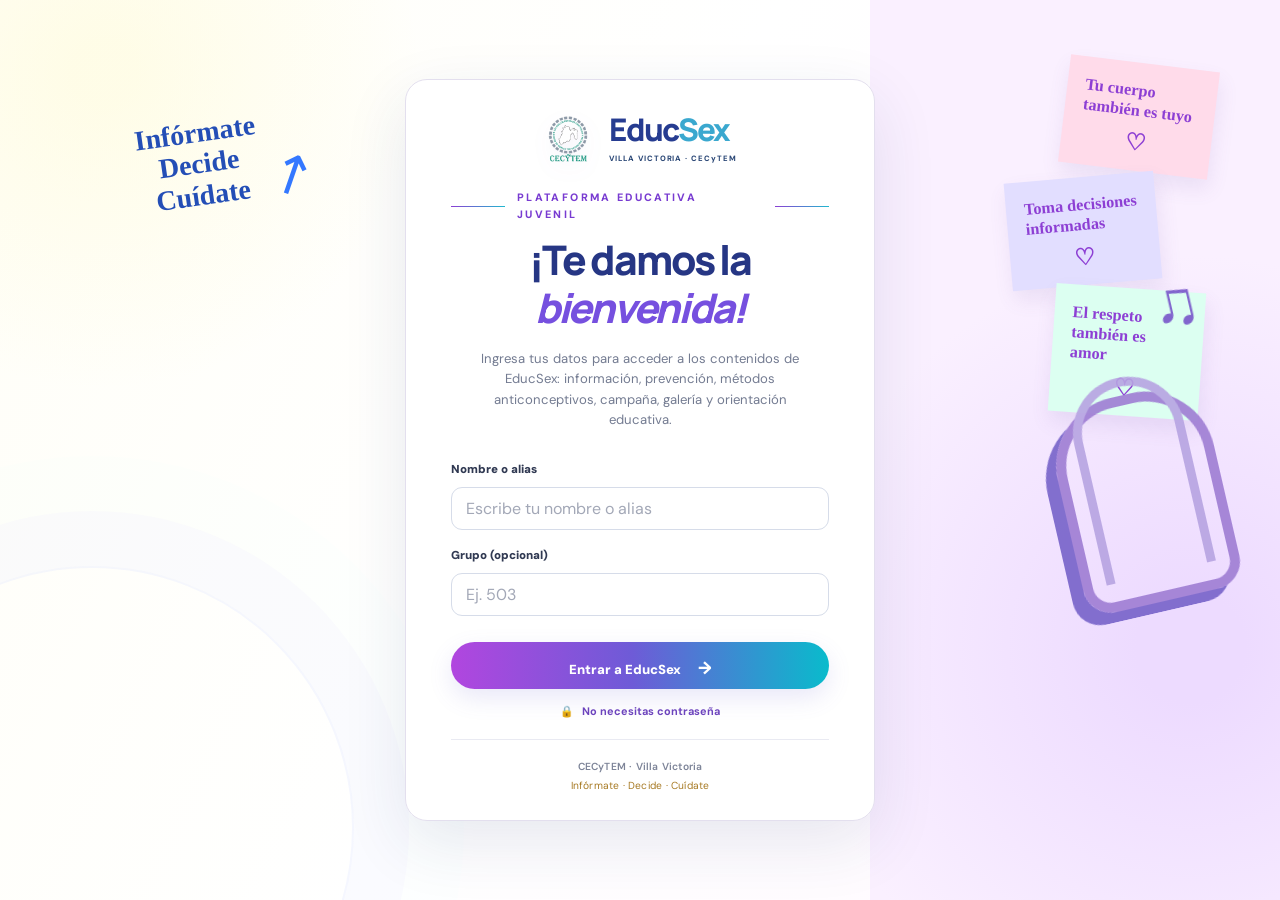
<file: index.html>
<!DOCTYPE html>
<html lang="es">
<head>
<meta charset="UTF-8">
<meta name="viewport" content="width=device-width, initial-scale=1.0">
<meta name="description" content="Acceso a EducSex Villa Victoria, plataforma educativa de prevención y orientación juvenil.">
<title>EducSex Villa Victoria | Inicio de sesión</title>
<link rel="icon" href="assets/logo-educsex.png?v=2" type="image/png">
<link rel="stylesheet" href="styles.css">
<style>
:root{--portal-ink:#202b55;--portal-blue:#162d86;--portal-purple:#8d3fd4;--portal-cyan:#08bbce}
*{box-sizing:border-box}
body{margin:0;min-height:100vh;font-family:'DM Sans',sans-serif;color:var(--portal-ink);overflow-x:hidden}
.login-page{position:relative;min-height:100vh;display:grid;place-items:center;padding:30px 18px;isolation:isolate;overflow:hidden;background:linear-gradient(115deg,#fffef7 0%,#fff 46%,#fff9ff 100%)}
.login-page:before{content:"";position:absolute;inset:0;z-index:-2;background:radial-gradient(circle at 8% 8%,#fff8b844 0 2%,transparent 22%),radial-gradient(circle at 93% 72%,#eddbff 0 4%,transparent 29%),linear-gradient(90deg,#f5f7ff00 0 68%,#faf0ff 68% 100%)}
.login-page:after{content:"";position:absolute;z-index:-1;width:520px;height:520px;left:-170px;bottom:-190px;border:2px solid #cbd7ff33;border-radius:50%;box-shadow:0 0 0 55px #e7dffc20,0 0 0 110px #daf4fb12}
.login-card{width:min(100%,470px);min-height:694px;padding:34px 45px 25px;background:#fffffffa;border:1px solid #e3dfee;border-radius:22px;box-shadow:0 22px 65px #24336a1c}
.brand{display:flex;align-items:center;justify-content:center;gap:16px;margin-bottom:24px}.brand img{width:75px;height:75px;object-fit:contain;filter:drop-shadow(0 7px 10px #5b39b316)}.brand-name{font:800 1.95rem/1 Manrope,sans-serif;letter-spacing:-.06em;color:#263c91}.brand-name span{color:#3aa8cf}.brand small{display:block;margin-top:7px;font-size:.58rem;letter-spacing:.12em;color:#294675;font-weight:800}
.welcome-label{display:flex;align-items:center;justify-content:center;gap:12px;color:#783bd1;font-size:.67rem;font-weight:800;letter-spacing:.22em}.welcome-label:before,.welcome-label:after{content:"";width:54px;height:1px;background:linear-gradient(90deg,#8b3fd4,#21b9cf)}
.login-card h1{text-align:center;font:800 clamp(2.15rem,5vw,2.55rem)/.98 Manrope,sans-serif;letter-spacing:-.055em;margin:16px 0 21px;color:#263684}.login-card h1 em{display:block;font-style:italic;font-weight:800;color:#7650df;margin-top:8px}.intro{text-align:center;font-size:.82rem;line-height:1.55;color:#737b91;margin:0 auto 30px;max-width:350px}
.login-form{display:grid;gap:8px}.login-form label{font-size:.72rem;font-weight:900;color:#303952;margin:0}.login-form input{width:100%;height:43px;padding:11px 14px;border:1px solid #d6dce9;border-radius:11px;background:#fff;color:#233448;outline:none;transition:.2s}.login-form input::placeholder{color:#a3a8b7}.login-form input:focus{border-color:#6d74d9;box-shadow:0 0 0 4px #716de91a}.login-form label[for="userGroup"]{margin-top:8px}.enter-btn{height:47px;margin-top:18px;width:100%;border:0;border-radius:24px;padding:12px 18px;background:linear-gradient(90deg,#b146df 0%,#6e5bd7 48%,#09bbcc 100%);color:white;font-size:.82rem;font-weight:900;box-shadow:0 9px 23px #6c64cf26;transition:transform .2s,box-shadow .2s}.enter-btn:hover{transform:translateY(-2px);box-shadow:0 13px 28px #6c64cf38}.enter-btn span{padding-left:14px;font-size:1.1rem}.privacy-note{display:flex;align-items:center;justify-content:center;gap:8px;margin:14px 0 0;color:#5d6680;font-size:.68rem;text-align:center}.privacy-note b{color:#6c43bd}.login-footer{text-align:center;margin-top:18px;padding-top:18px;border-top:1px solid #e9eaf2;color:#a77a24;font-size:.64rem;line-height:1.8;letter-spacing:.02em}.login-footer strong{color:#7d8498;font-weight:600}
.decor-left,.decor-right{position:absolute;pointer-events:none}.decor-left{left:8.5%;top:13%;width:180px;color:#244eb6;font:700 1.75rem/1.12 'Segoe Print','Comic Sans MS',cursive;transform:rotate(-8deg);text-align:center}.decor-left span{display:block}.decor-left:after{content:"↗";position:absolute;right:-22px;top:38px;font:400 3.4rem sans-serif;transform:rotate(-18deg);color:#3478ff}.decor-right{right:4.5%;top:7%;width:280px;height:540px}.sticky{position:absolute;width:150px;padding:18px 18px 14px;color:#8d3fd4;font:700 1.02rem/1.22 'Segoe Print','Comic Sans MS',cursive;box-shadow:2px 10px 20px #6d4ea61c}.sticky:nth-child(1){right:8px;top:0;background:#ffdbea;transform:rotate(7deg)}.sticky:nth-child(2){right:64px;top:114px;background:#e2deff;transform:rotate(-5deg)}.sticky:nth-child(3){right:20px;top:225px;background:#dcfff1;transform:rotate(4deg)}.sticky b{display:block;text-align:center;font-size:1.45rem;margin-top:8px}.side-art{position:absolute;right:-2px;bottom:0;width:160px;height:210px;border:10px solid #9d7bd3;border-radius:70px 70px 28px 28px;box-shadow:-13px 10px 0 #7561c9;transform:rotate(-13deg);opacity:.9}.side-art:before{content:"";position:absolute;inset:-28px 14px 18px 14px;border:9px solid #b6a3e1;border-bottom:0;border-radius:90px 90px 0 0}.side-art:after{content:"♫";position:absolute;right:-28px;top:-125px;font:400 4rem sans-serif;color:#7654c9}
@media(max-width:1050px){.decor-left{left:2%;font-size:1.35rem}.decor-right{right:-45px;opacity:.72}.login-card{transform:scale(.94)}}
@media(max-width:760px){.login-card{min-height:auto;padding:28px 24px}.decor-left,.decor-right{display:none}.welcome-label:before,.welcome-label:after{width:35px}.brand img{width:64px;height:64px}}
@media(max-width:420px){.login-page{padding:18px 12px}.login-card{border-radius:18px}.brand{gap:10px}.brand-name{font-size:1.65rem}.login-card h1{font-size:2.05rem}.intro{font-size:.78rem}}
</style>
</head>
<body>
<main class="login-page">
<div class="decor-left" aria-hidden="true"><span>Infórmate</span><span>Decide</span><span>Cuídate</span></div>
<div class="decor-right" aria-hidden="true">
  <div class="sticky">Tu cuerpo también es tuyo <b>♡</b></div>
  <div class="sticky">Toma decisiones informadas <b>♡</b></div>
  <div class="sticky">El respeto también es amor <b>♡</b></div>
  <div class="side-art"></div>
</div>
<section class="login-card" aria-labelledby="welcomeTitle">
  <div class="brand"><img src="assets/logo-educsex.png?v=2" alt="Logotipo conceptual de EducSex"><div><div class="brand-name">Educ<span>Sex</span></div><small>VILLA VICTORIA · CECyTEM</small></div></div>
  <span class="welcome-label">PLATAFORMA EDUCATIVA JUVENIL</span>
  <h1 id="welcomeTitle">¡Te damos la <em>bienvenida!</em></h1>
  <p class="intro">Ingresa tus datos para acceder a los contenidos de EducSex: información, prevención, métodos anticonceptivos, campaña, galería y orientación educativa.</p>
  <form class="login-form" id="accessForm">
    <label for="userName">Nombre o alias</label>
    <input id="userName" name="userName" type="text" maxlength="40" placeholder="Escribe tu nombre o alias" autocomplete="nickname" required>
    <label for="userGroup">Grupo (opcional)</label>
    <input id="userGroup" name="userGroup" type="text" maxlength="20" placeholder="Ej. 503" autocomplete="off">
    <button class="enter-btn" type="submit">Entrar a EducSex <span>→</span></button>
  </form>
  <p class="privacy-note"><span>🔒</span><span> <b>No necesitas contraseña</b></span></p>
  <div class="login-footer"><strong>CECyTEM · Villa Victoria</strong><br>Infórmate · Decide · Cuídate</div>
</section>
</main>
<script>
document.getElementById('accessForm').addEventListener('submit', function(event){
  event.preventDefault();
  const name = document.getElementById('userName').value.trim();
  const group = document.getElementById('userGroup').value.trim();
  if (!name) { document.getElementById('userName').focus(); return; }
  sessionStorage.setItem('educsex_alias', name);
  sessionStorage.setItem('educsex_group', group);
  window.location.href = 'plataforma.html';
});
</script>
</body>
</html>
</file>
<file: styles.css>
@import url('https://fonts.googleapis.com/css2?family=DM+Sans:wght@400;500;600;700&family=Manrope:wght@400;500;600;700;800&display=swap');
:root{--navy:#14283f;--navy2:#1d3a55;--teal:#18a999;--mint:#dff6ef;--lime:#c8f169;--purple:#7b61d1;--text:#233448;--muted:#647487;--paper:#f6f8fb;--white:#fff;--line:#e1e7ee;--shadow:0 18px 55px #14283f14}
*{box-sizing:border-box}html{scroll-behavior:smooth;scroll-padding-top:90px}body{margin:0;font-family:'DM Sans',sans-serif;color:var(--text);background:#fff;line-height:1.65}a{color:inherit;text-decoration:none}button,input,select,textarea{font:inherit}button{cursor:pointer}.topbar{display:flex;justify-content:space-between;gap:20px;padding:8px 6.5%;background:var(--navy);color:#c9d8e6;font-size:.68rem;letter-spacing:.1em;font-weight:700}.site-header{height:88px;padding:0 6.5%;display:flex;align-items:center;justify-content:space-between;background:#fff;position:sticky;top:0;z-index:20;box-shadow:0 3px 20px #14283f0b}.brand{display:flex;align-items:center;gap:10px}.brand img{width:49px;height:49px}.brand strong{font:800 1.45rem Manrope,sans-serif;color:var(--navy);display:block;line-height:1.1}.brand strong span{color:var(--teal)}.brand small{display:block;font-size:.58rem;letter-spacing:.18em;color:var(--muted);font-weight:700;margin-top:4px}nav{display:flex;align-items:center;gap:clamp(12px,2vw,29px)}nav a{font-size:.83rem;font-weight:700;color:#526174;transition:.2s}nav a:hover{color:var(--teal)}.nav-cta{border:0;background:var(--navy);color:#fff;border-radius:10px;padding:12px 18px;font-size:.8rem;font-weight:700}.menu-toggle{display:none;border:0;background:var(--paper);border-radius:9px;padding:10px 13px;font-size:1.2rem}.hero{min-height:630px;position:relative;display:flex;align-items:center;padding:80px 8%;color:#fff;overflow:hidden;background:linear-gradient(135deg,#18a999 0%,#45a7d6 28%,#4f57b8 55%,#a85fc9 76%,#e875a3 100%)}.hero-shade{position:absolute;inset:0;background:linear-gradient(90deg,#10243bf2 0%,#12334ce8 46%,#12334ca8 68%,#12334c40 100%)}.hero::after{content:"";position:absolute;z-index:1;right:0;top:0;bottom:0;width:min(46%,520px);background:url('assets/grupo-educsex.jpe') center center/contain no-repeat;pointer-events:none;filter:saturate(.92)}.hero-content{position:relative;z-index:3;max-width:680px}.eyebrow,.kicker{font-size:.7rem;font-weight:800;letter-spacing:.15em;color:var(--teal)}.hero .eyebrow{color:#c8f169;display:flex;align-items:center;gap:10px}.pulse{width:8px;height:8px;background:var(--lime);border-radius:50%;box-shadow:0 0 0 6px #c8f16922}.hero h1,.section-heading h2,.campaign h2,.support-copy h2,.chat-intro h2,.rubric-head h2{font:800 clamp(2.4rem,5vw,4.4rem)/1.08 Manrope,sans-serif;letter-spacing:-.05em;margin:23px 0}.hero h1 span{color:var(--lime)}.hero-content>p{max-width:570px;color:#d3e0ea;font-size:1.04rem;line-height:1.85}.hero-actions{display:flex;gap:13px;flex-wrap:wrap;margin:30px 0 24px}.btn{display:inline-flex;align-items:center;justify-content:center;gap:18px;padding:14px 21px;border-radius:10px;font-size:.85rem;font-weight:800;border:1px solid transparent;transition:transform .2s,box-shadow .2s}.btn:hover{transform:translateY(-2px);box-shadow:0 10px 25px #071b2a22}.btn-primary{background:var(--lime);color:var(--navy)}.btn-glass{border-color:#ffffff70;color:#fff;background:#ffffff12;backdrop-filter:blur(8px)}.btn-dark{background:var(--navy);color:#fff}.btn-outline{border-color:#b6c5d3;color:var(--navy)}.hero-note{font-size:.75rem;color:#d5e3e9;display:flex;gap:9px;align-items:center}.shield{display:grid;place-items:center;width:20px;height:20px;background:#ffffff20;border-radius:50%;color:var(--lime)} .hero-card{position:absolute;right:40%;top:50%;bottom:auto;transform:translateY(-50%);z-index:4;width:215px;padding:22px;border:1px solid #ffffff3d;border-radius:18px;background:#ffffff18;backdrop-filter:blur(15px);box-shadow:0 15px 60px #091b2d33}.card-icon{font-size:1.6rem;color:var(--lime)}.hero-card strong{font:700 1rem Manrope,sans-serif}.hero-card p{margin:2px 0;color:#d5e1ea;font-size:.78rem}.hero-card-line{height:1px;background:#ffffff45;margin:18px 0}.team-hero-card ol{margin:14px 0 0;padding:0;list-style:none}.team-hero-card li{display:grid;grid-template-columns:24px 1fr;gap:7px;align-items:start;padding:6px 0;border-top:1px solid #ffffff38;color:#f1f6f9;font-size:.7rem;line-height:1.25}.team-hero-card li span{color:var(--lime);font-weight:900}.team-hero-card strong{display:block;font-size:.9rem}.mini-stat{display:flex;align-items:center;gap:13px;margin:9px 0}.mini-stat strong{font-size:1.5rem;color:var(--lime)}.mini-stat span{font-size:.75rem;color:#e1ebf0}.hero-scroll{position:absolute;bottom:23px;left:8%;font-size:.62rem;letter-spacing:.15em;color:#d0dce4}.hero-scroll span{color:var(--lime);padding-left:12px}.welcome-strip{display:flex;align-items:center;gap:20px;padding:24px 8%;background:#f0f8f6}.welcome-mark{width:48px;height:48px;display:grid;place-items:center;background:#d9f4e8;color:#148c80;border-radius:15px;font-size:1.5rem;flex-shrink:0}.welcome-strip strong{font:800 1rem Manrope}.welcome-strip p{margin:3px 0 0;color:var(--muted);font-size:.84rem}.text-link{margin-left:auto;border:0;background:transparent;color:#168d81;font-weight:800;font-size:.82rem;white-space:nowrap}.text-link span{padding-left:8px}.section{padding:100px 8%}.section-light{background:var(--paper)}.section-heading{display:flex;justify-content:space-between;align-items:flex-end;gap:35px;margin-bottom:42px}.section-heading h2,.campaign h2,.support-copy h2,.chat-intro h2,.rubric-head h2{font-size:clamp(2rem,3.6vw,3.15rem);color:var(--navy);margin:13px 0 0}.section-heading h2 em,.campaign h2 em,.support-copy h2 em,.chat-intro h2 em,.rubric-head h2 em{font-style:normal;color:var(--teal)}.section-heading>p{max-width:440px;color:var(--muted);font-size:.9rem;margin:0 0 4px}.info-grid{display:grid;grid-template-columns:repeat(3,1fr);gap:20px}.info-card{position:relative;background:#fff;border:1px solid var(--line);padding:29px;border-radius:17px;box-shadow:0 8px 24px #122a3d06;transition:.25s}.info-card:hover,.method-card:hover,.team-card:hover{transform:translateY(-5px);box-shadow:var(--shadow)}.info-symbol{width:46px;height:46px;display:grid;place-items:center;border-radius:14px;font-size:1.7rem;margin-bottom:25px}.lilac{background:#eee9ff;color:#7b61d1}.mint{background:#ddf7ef;color:#168c7f}.peach{background:#fff0e7;color:#d77846}.card-number{position:absolute;right:28px;top:30px;font-size:.72rem;color:#a8b4c0;font-weight:800}.info-card h3,.method-card h3,.team-card h3{font:800 1.2rem Manrope;color:var(--navy);margin:0 0 12px}.info-card p,.method-card p,.team-card p{font-size:.84rem;color:var(--muted);line-height:1.8}.info-card>a{display:inline-block;color:#148d82;font-weight:800;font-size:.8rem;margin-top:12px}.info-card>a span{padding-left:8px}.learn-section{padding:52px 4.8% 58px;background:#fff!important;overflow:hidden}.learn-heading{display:grid;grid-template-columns:58% 42%;align-items:center;gap:28px;margin-bottom:28px}.learn-title{position:relative}.learn-kicker{display:inline-block;padding:6px 20px;border-radius:999px;background:#fff1fa;color:#8c34db;font-size:.68rem;font-weight:900;letter-spacing:.24em;text-transform:uppercase}.learn-kicker:before{content:"";display:inline-block;width:35px;height:5px;margin-right:12px;border-top:2px solid #4fa8ce;border-radius:50%;box-shadow:-3px 7px 0 -1px #f13e99,9px 13px 0 -1px #4fa8ce}.learn-heading h2{font:800 clamp(2.25rem,4vw,3.55rem)/1.02 Manrope,sans-serif;letter-spacing:-.055em;margin:14px 0 0;color:#132f87}.learn-heading h2 em{display:inline-block;font-family:'Segoe Print','Comic Sans MS',cursive;font-style:normal;font-weight:700;color:#31aeca;text-decoration:none}.title-heart{display:inline-block;color:#8d35d7;font-size:.7em;transform:rotate(-12deg)}.learn-note{position:relative;margin:0 10px 0 20px;padding:18px 28px 18px 82px;border-radius:22px;background:#fff;border:1px solid #f2effa;box-shadow:0 12px 30px #6c57d917;font:700 .86rem/1.55 Manrope,sans-serif;color:#32498c}.learn-note:before{content:"";position:absolute;left:-10px;right:-10px;top:-8px;bottom:-8px;border:2px solid #efe4ff;border-radius:36% 18% 30% 20%;transform:rotate(-1deg);pointer-events:none}.note-heart{position:absolute;left:28px;top:18px;color:#963fe1;font-size:2.2rem;transform:rotate(-12deg)}.learn-grid{gap:18px}.learn-grid .info-card{padding:0 20px 20px;background:#fff;border:1px solid #e8edf2;border-radius:13px;box-shadow:0 7px 24px #172b4610}.learn-grid .info-photo{width:calc(100% + 12px);height:265px;margin:12px -6px 12px;object-fit:cover;object-position:center;border-radius:11px}.learn-grid .info-card:nth-child(1) .info-photo{object-position:center}.learn-grid .info-card:nth-child(2) .info-photo{object-position:center}.learn-grid .info-card:nth-child(3) .info-photo{object-position:center}.learn-grid .info-symbol{position:relative;width:58px;height:58px;margin:-4px 0 8px;border:2px solid #fff;border-radius:50%;font-size:1.8rem;box-shadow:0 5px 12px #172b4614}.learn-grid .info-card h3{color:#2a3291;font-size:1.34rem;margin:0 0 7px}.learn-grid .info-card p{min-height:118px;margin:0;color:#5d6679;font-size:.82rem;line-height:1.55}.learn-grid .info-card>a{display:inline-flex;align-items:center;gap:18px;margin:10px 0 0;padding:7px 17px;border:1px solid #c9a1ef;border-radius:999px;background:linear-gradient(90deg,#f7edff,#fff);color:#5936b2;box-shadow:0 4px 12px #b59be218}.learn-grid .info-card:nth-child(2)>a{background:linear-gradient(90deg,#dcfaf5,#f1fffc);border-color:#99e0d3}.learn-grid .info-card:nth-child(3)>a{background:linear-gradient(90deg,#f1e8ff,#fff);border-color:#cfc0f5}.methods-section{background:#fff}.method-grid{display:grid;grid-template-columns:repeat(4,1fr);gap:18px}.method-card{border:1px solid var(--line);border-radius:16px;overflow:hidden;background:#fff;transition:.25s}.method-card>img{width:100%;height:175px;object-fit:cover;display:block;background:#dce8e8}.method-body{padding:20px}.method-tag,.role{font-size:.62rem;letter-spacing:.12em;font-weight:800;color:#178d82}.method-card h3{font-size:1.05rem;margin:8px 0}.method-card p{font-size:.79rem;min-height:125px}.learn-more{padding:0;border:0;background:transparent;color:var(--navy);font-weight:800;font-size:.78rem}.learn-more span{color:var(--teal);padding-left:8px}.notice{display:flex;gap:13px;align-items:flex-start;padding:17px 20px;border-radius:12px;background:#eef7f4;margin-top:25px;color:#43655f}.notice>span{font-size:1.2rem;color:#168d82}.notice p{font-size:.78rem;margin:0}.campaign{padding:100px 8%;display:grid;grid-template-columns:1fr 1fr;gap:8%;align-items:center;background:#f3f6fb}.campaign-image{position:relative;min-height:500px}.campaign-image>img{width:100%;height:500px;object-fit:cover;border-radius:20px;display:block}.image-label{position:absolute;left:22px;right:22px;bottom:22px;padding:22px;border-radius:14px;background:#102a40e8;color:#fff}.image-label span{font-size:.62rem;letter-spacing:.12em;color:var(--lime);font-weight:800}.image-label strong{display:block;font:800 1.5rem Manrope;margin-top:5px}.campaign-copy>p,.support-copy>p{color:var(--muted);font-size:.91rem;line-height:1.9;margin:22px 0}.check-list{padding:0;list-style:none;margin:25px 0 30px}.check-list li{display:flex;gap:12px;align-items:center;margin:13px 0;font-size:.86rem;color:#435569}.check-list span{width:22px;height:22px;border-radius:50%;display:grid;place-items:center;background:#ddf6ec;color:#168d82;font-size:.7rem;font-weight:900;flex-shrink:0}.myth-grid{display:grid;grid-template-columns:repeat(2,1fr);gap:15px}.myth-card{text-align:left;position:relative;border:1px solid var(--line);border-radius:14px;padding:23px 55px 23px 23px;background:#fff;min-height:150px;color:var(--text);transition:.2s}.myth-card:hover{border-color:#9ad9cb}.myth-label{display:block;color:#d77b52;font-size:.62rem;font-weight:900;letter-spacing:.14em;margin-bottom:10px}.myth-card strong{display:block;font:800 1rem Manrope;color:var(--navy)}.myth-answer{display:none;margin-top:14px;color:#188579;font-size:.84rem;line-height:1.7}.myth-card.open .myth-answer{display:block}.myth-plus{position:absolute;right:20px;top:20px;font-size:1.6rem;color:var(--teal);transition:.2s}.myth-card.open .myth-plus{transform:rotate(45deg)}.support-section{padding:95px 8%;display:grid;grid-template-columns:1fr 1fr;gap:8%;background:#142c44;color:#fff;align-items:center}.support-copy h2{color:#fff}.support-copy>p{color:#c1d0dd}.support-actions{display:flex;gap:12px;flex-wrap:wrap}.support-points{border:1px solid #ffffff2a;border-radius:18px;padding:12px 26px}.support-points>div{display:flex;gap:17px;padding:21px 0;border-bottom:1px solid #ffffff20}.support-points>div:last-child{border-bottom:0}.support-icon{width:42px;height:42px;display:grid;place-items:center;border-radius:13px;background:#ffffff12;color:var(--lime);font-size:1.3rem;flex-shrink:0}.support-points strong{font:800 1rem Manrope}.support-points p{margin:3px 0 0;color:#bdcdda;font-size:.82rem}.team-section{background:#fff}.team-grid{display:grid;grid-template-columns:repeat(5,1fr);gap:15px}.team-card{border:1px solid var(--line);border-radius:15px;overflow:hidden;transition:.25s;background:#fff}.team-photo{height:190px;position:relative;background:#e8eef3}.team-photo img{width:100%;height:100%;object-fit:cover;display:block}.team-photo>span{position:absolute;bottom:10px;left:10px;background:#122a42d9;color:#fff;border-radius:7px;padding:4px 9px;font-size:.72rem;font-weight:800}.team-info{padding:17px}.team-info h3{font-size:1rem;margin:7px 0}.team-info p{font-size:.76rem;min-height:125px}.edit-member{border:0;border-top:1px solid var(--line);background:#fff;width:100%;text-align:left;padding:12px 0 0;color:#148d82;font-weight:800;font-size:.72rem}.chat-section{padding:100px 8%;background:linear-gradient(125deg,#eaf7f4,#f4f1ff 70%,#edf5fb);display:grid;grid-template-columns:.8fr 1.2fr;gap:7%;align-items:center}.chat-intro h2{font-size:clamp(2.1rem,3.6vw,3.2rem)}.chat-intro>p{font-size:.9rem;color:var(--muted);line-height:1.9;margin:23px 0}.chat-trust{display:flex;flex-direction:column;gap:10px;color:#466a66;font-size:.78rem;font-weight:700}.chat-trust span:before{content:'✓';display:inline-grid;place-items:center;width:21px;height:21px;border-radius:50%;background:#d4f2e6;color:#158b7e;margin-right:9px}.chat-app{background:#fff;border-radius:21px;overflow:hidden;box-shadow:0 25px 80px #263a5920;border:1px solid #ffffff}.chat-top{display:flex;align-items:center;gap:12px;padding:19px 22px;background:var(--navy);color:#fff}.bot-avatar{width:42px;height:42px;display:grid;place-items:center;border-radius:14px;background:linear-gradient(135deg,#b9f26a,#4bd2b0);color:#12334a;font-size:1.5rem}.chat-top strong{display:block;font:800 .95rem Manrope}.chat-top span{display:block;font-size:.67rem;color:#b8cbd8}.chat-top span i{display:inline-block;width:6px;height:6px;background:#a8ed61;border-radius:50%;margin-right:5px}.chat-top>button{margin-left:auto;border:1px solid #ffffff3a;background:#ffffff12;color:#fff;border-radius:9px;width:35px;height:35px;font-size:1.2rem}.chat-tabs{display:flex;gap:7px;padding:15px 18px 0}.chat-tab{flex:1;border:1px solid #e0e8ef;background:#f7f9fb;color:#617285;padding:10px 7px;border-radius:9px;font-size:.73rem;font-weight:800}.chat-tab.active{background:#ddf6ed;color:#147e73;border-color:#c4eadc}.chat-messages{padding:19px 20px;height:250px;overflow:auto;background:#fbfcfe;display:flex;flex-direction:column;gap:12px}.bot-message,.user-message{max-width:90%;padding:12px 14px;border-radius:12px;font-size:.8rem;line-height:1.75;white-space:pre-wrap}.bot-message{align-self:flex-start;background:#edf4f7;border:1px solid #e3ebef;color:#3b4e60;border-top-left-radius:4px}.user-message{align-self:flex-end;background:#e0f6ec;color:#245e58;border-top-right-radius:4px}.question-picker{padding:15px 19px 10px;border-top:1px solid var(--line)}.question-picker label{display:block;font-size:.68rem;font-weight:800;color:#6c7b8b;margin-bottom:7px}.question-picker select{width:100%;border:1px solid #dce5eb;background:#fff;border-radius:9px;padding:12px;color:#526477;font-size:.78rem;outline-color:var(--teal)}.ask-btn{margin-top:9px;border:0;border-radius:9px;background:var(--teal);color:#fff;width:100%;padding:11px;font-weight:800;font-size:.8rem}.ask-btn span{padding-left:8px}.chat-input-row{display:flex;gap:8px;padding:8px 19px 15px}.chat-input-row input{min-width:0;flex:1;border:1px solid #dce5eb;border-radius:9px;padding:11px 12px;font-size:.77rem;outline-color:var(--teal)}.chat-input-row button{width:42px;border:0;border-radius:10px;background:var(--navy);color:#fff;font-size:1rem}.chat-disclaimer{padding:0 20px 18px;margin:0;color:#8a96a4;font-size:.64rem;line-height:1.6}.quiz-box{max-width:800px;margin:0 auto;padding:30px;background:#fff;border:1px solid var(--line);border-radius:17px;box-shadow:0 10px 30px #14283f08}.quiz-progress{display:flex;justify-content:space-between;font-size:.7rem;font-weight:800;color:#728194;letter-spacing:.06em}.progress-track{height:6px;background:#eaf0f3;border-radius:9px;margin:13px 0 25px;overflow:hidden}.progress-track>div{height:100%;width:20%;background:var(--teal);transition:width .3s}.quiz-box h3{font:800 1.25rem Manrope;color:var(--navy);margin:0 0 20px}.quiz-options{display:grid;gap:10px}.quiz-option{border:1px solid var(--line);border-radius:10px;padding:13px 15px;text-align:left;background:#fff;color:#526477;font-size:.85rem}.quiz-option:hover:not(:disabled){border-color:var(--teal);background:#f3fbf8}.quiz-option.correct{border-color:#43b58a;background:#e9f8f0;color:#17694d}.quiz-option.incorrect{border-color:#e6a18b;background:#fff1ec;color:#994b35}.quiz-feedback{font-size:.82rem;min-height:25px;color:#178a7e;font-weight:700}.quiz-box .btn{margin-top:8px}.quiz-box .btn:disabled{opacity:.45;cursor:not-allowed;transform:none;box-shadow:none}.rubric-section{padding:90px 8%;background:#f5f8fb}.rubric-head{text-align:center;max-width:720px;margin:0 auto 40px}.rubric-head h2{font-size:2.4rem}.rubric-head>p{color:var(--muted);font-size:.88rem}.rubric-grid{display:grid;grid-template-columns:repeat(5,1fr);gap:12px}.rubric-grid>div{background:#fff;border:1px solid var(--line);border-radius:13px;padding:20px}.rubric-grid span{display:block;color:var(--teal);font-weight:900;font-size:.75rem;margin-bottom:20px}.rubric-grid strong{font:800 .95rem Manrope;color:var(--navy)}.rubric-grid p{font-size:.75rem;line-height:1.8;color:var(--muted)}.rubric-note{max-width:1000px;margin:25px auto 0;font-size:.76rem;line-height:1.8;color:#647487;background:#e9eef4;padding:17px 20px;border-radius:10px}.footer{padding:35px 8%;background:#0e2032;color:#c2cfda;display:flex;align-items:center;gap:30px;flex-wrap:wrap}.footer-brand{display:flex;align-items:center;gap:10px}.footer-brand img{width:43px}.footer-brand strong{display:block;color:#fff;font:800 .9rem Manrope}.footer-brand span{display:block;color:#8fa4b4;font-size:.7rem}.footer>p{font-size:.75rem;margin-left:auto}.footer-links{display:flex;gap:17px;font-size:.75rem}.footer small{width:100%;border-top:1px solid #ffffff1b;padding-top:15px;color:#8295a6;font-size:.68rem}.modal{border:0;padding:0;background:transparent;max-width:min(94vw,460px);width:100%;overflow:visible}.modal::backdrop{background:#0b1b2dcc;backdrop-filter:blur(5px)}.modal-card{position:relative;border-radius:20px;background:#fff;padding:34px;box-shadow:0 30px 90px #06142640;display:flex;flex-direction:column;gap:12px}.modal-close{position:absolute;right:17px;top:13px;border:0;background:#eff3f6;border-radius:50%;width:34px;height:34px;font-size:1.4rem;color:#536477}.modal-icon{width:50px;height:50px;border-radius:15px;background:#e2f7ee;display:grid;place-items:center;font-size:1.6rem;color:var(--teal)}.modal-card h2{font:800 1.8rem Manrope;color:var(--navy);margin:0}.modal-card>p{font-size:.84rem;color:var(--muted);margin:0 0 5px}.modal-card label{font-size:.76rem;font-weight:800;color:#4c6073}.modal-card input,.modal-card textarea{border:1px solid #dbe4eb;border-radius:9px;padding:12px;outline-color:var(--teal);resize:vertical}.modal-submit{margin-top:7px;width:100%}.guest-link{border:0;background:transparent;color:#168d82;font-size:.8rem;font-weight:800;padding:7px}.modal-card .modal-small{font-size:.68rem;color:#8492a0;line-height:1.7}.detail-card .btn{align-self:flex-start}.toast{position:fixed;bottom:25px;right:25px;background:var(--navy);color:#fff;padding:13px 18px;border-radius:10px;box-shadow:var(--shadow);font-size:.82rem;z-index:100;animation:fadeIn .25s}@keyframes fadeIn{from{opacity:0;transform:translateY(8px)}to{opacity:1;transform:translateY(0)}}@media(max-width:1100px){nav{gap:12px}nav a{font-size:.75rem}.nav-cta{padding:10px}.hero-card{right:5%;width:220px}.method-grid{grid-template-columns:repeat(2,1fr)}.team-grid{grid-template-columns:repeat(3,1fr)}.team-info p{min-height:95px}.rubric-grid{grid-template-columns:repeat(3,1fr)}}@media(max-width:800px){.topbar{font-size:.57rem;padding:8px 5%}.topbar-right{display:none}.site-header{height:72px;padding:0 5%}.brand img{width:42px}.menu-toggle{display:block}nav{display:none;position:absolute;left:0;right:0;top:72px;background:#fff;padding:18px 5% 23px;box-shadow:0 20px 30px #14283f17;flex-direction:column;align-items:stretch}nav.open{display:flex}nav a{padding:7px;font-size:.88rem}.nav-cta{padding:12px}.hero{padding:75px 6%;min-height:650px;align-items:flex-start}.hero-shade{background:linear-gradient(90deg,#10243bf2,#12334cbd)}.hero-content{max-width:100%}.hero-card{position:relative;right:auto;bottom:auto;align-self:flex-end;margin-top:35px;width:100%;max-width:300px}.hero{display:block}.hero-card{display:none}.hero-scroll{left:6%}.welcome-strip{padding:22px 6%;flex-wrap:wrap}.welcome-strip>div:nth-child(2){flex:1}.text-link{margin-left:68px}.section,.campaign,.support-section,.chat-section,.rubric-section{padding:70px 6%}.section-heading{display:block}.section-heading>p{margin-top:18px}.info-grid{grid-template-columns:1fr}.info-card{padding:25px}.method-grid{grid-template-columns:repeat(2,1fr)}.campaign{grid-template-columns:1fr;gap:35px}.campaign-image,.campaign-image>img{min-height:320px;height:350px}.support-section{grid-template-columns:1fr;gap:35px}.team-grid{grid-template-columns:repeat(2,1fr)}.team-photo{height:220px}.chat-section{grid-template-columns:1fr;gap:35px}.chat-trust{display:grid;grid-template-columns:1fr 1fr}.rubric-grid{grid-template-columns:repeat(2,1fr)}.footer{padding:30px 6%;gap:18px}.footer>p{margin-left:0;width:100%}}/* Fondos pastel distintos para los bloques principales */
body{background:linear-gradient(135deg,#fffefa 0%,#f1f5ff 48%,#fdf1fb 100%)}
.topbar{background:linear-gradient(90deg,#263684,#315da8)}
.site-header{background:#fffffff5}
.learn-section{background:linear-gradient(135deg,#f7f5ff 0%,#fffafd 55%,#eff8ff 100%)!important}
.methods-section{background:linear-gradient(135deg,#f1fbf8 0%,#eef8ff 100%)!important}
.campaign{background:linear-gradient(135deg,#fff2fa 0%,#f5f2ff 58%,#edf8ff 100%)!important}
#mitos{background:linear-gradient(135deg,#eef7ff 0%,#f8f1ff 100%)!important}
#test{background:linear-gradient(135deg,#fff1f8 0%,#f2efff 55%,#edf9fb 100%)!important}
.support-section{background:linear-gradient(135deg,#263684 0%,#4a68ad 55%,#7b58b6 100%)}
.team-section{background:linear-gradient(135deg,#f7f1ff 0%,#fff4fb 58%,#eef9f7 100%)!important}
.chat-section{background:linear-gradient(135deg,#eafaf6 0%,#edf2ff 54%,#fff0f8 100%)!important}
.rubric-section{background:linear-gradient(135deg,#f5f2ff 0%,#fff9f3 55%,#eff7ff 100%)!important}
.footer{background:linear-gradient(90deg,#263684,#4455a8 70%,#7655ad)}
.learn-grid .info-card:nth-child(1){background:linear-gradient(145deg,#f5f1ff,#eaf4ff);border-color:#dedbfa}
.learn-grid .info-card:nth-child(2){background:linear-gradient(145deg,#eefaf7,#f5f8ff);border-color:#d4eee8}
.learn-grid .info-card:nth-child(3){background:linear-gradient(145deg,#fff1f8,#f5f0ff);border-color:#edd7ea}
.learn-note{background:#fffafd}
.method-card{background:linear-gradient(145deg,#fff,#effaf7);border-color:#dbeee9}
.method-card:nth-child(2),.method-card:nth-child(4){background:linear-gradient(145deg,#fff,#f3efff);border-color:#dfdaf5}
.campaign-copy,.support-copy,.chat-app,.rubric-grid>div,.quiz-box,.team-card,.myth-card,.support-points,.chat-panel{background-color:#ffffffee}
.team-card:nth-child(odd){background:linear-gradient(145deg,#fff,#f4efff)}
.team-card:nth-child(even){background:linear-gradient(145deg,#fff,#effaf7)}
.myth-card:nth-child(3n+1){background:linear-gradient(145deg,#fff,#f2efff)}
.myth-card:nth-child(3n+2){background:linear-gradient(145deg,#fff,#edf8ff)}
.myth-card:nth-child(3n){background:linear-gradient(145deg,#fff,#fff0f7)}
.rubric-grid>div:nth-child(5n+1){background:linear-gradient(145deg,#fff,#f3efff)}
.rubric-grid>div:nth-child(5n+2){background:linear-gradient(145deg,#fff,#edf8ff)}
.rubric-grid>div:nth-child(5n+3){background:linear-gradient(145deg,#fff,#eefaf6)}
.rubric-grid>div:nth-child(5n+4){background:linear-gradient(145deg,#fff,#fff1f7)}
.rubric-grid>div:nth-child(5n){background:linear-gradient(145deg,#fff,#f2f1f9)}
/* Composición de métodos inspirada en la referencia */
.methods-section{padding:48px 4.8% 52px;background:linear-gradient(135deg,#f8f5ff 0%,#f0fbff 100%)!important;overflow:hidden}
.methods-heading{display:grid;grid-template-columns:60% 40%;align-items:center;gap:26px;margin:0 0 28px}
.methods-kicker{display:inline-block;padding:6px 20px;border-radius:999px;background:#fff1fa;color:#743bd5;font-size:.68rem;font-weight:900;letter-spacing:.18em;text-transform:uppercase}
.methods-title h2{margin:12px 0 0;color:#1b2d94;font:800 clamp(2.2rem,4vw,3.5rem)/1 Manrope,sans-serif;letter-spacing:-.055em}
.methods-title h2 em{font-style:normal;color:#09aab8}.methods-heart{display:inline-block;color:#8d35d7;font-size:.72em;transform:rotate(-12deg)}
.methods-note{position:relative;margin:0 8px 0 18px;padding:18px 24px 18px 72px;border-radius:22px;background:#fff;border:1px solid #edeaf8;box-shadow:0 12px 30px #6256b816}.methods-note:before{content:"";position:absolute;left:-9px;right:-9px;top:-8px;bottom:-8px;border:2px solid #dce7ff;border-radius:34% 16% 28% 18%;transform:rotate(-1deg)}.methods-note-heart{position:absolute;left:20px;top:20px;color:#963fe1;font-size:2.1rem;transform:rotate(-12deg)}.methods-note p{margin:0;color:#4d55a6;font-size:.82rem;font-weight:700;line-height:1.55}
.methods-section .method-grid{grid-template-columns:repeat(4,1fr);gap:18px}
.methods-section .method-card{min-height:408px;padding:0 20px 18px;border:1px solid #e5e9f2;border-radius:16px;background:#fff!important;overflow:hidden}.methods-section .method-card>img{width:calc(100% + 12px);height:168px;margin:12px -6px 14px;border-radius:12px;object-fit:cover}.methods-section .method-icon{display:grid;place-items:center;position:absolute;left:32px;top:153px;width:46px;height:46px;border:4px solid #fff;border-radius:50%;background:#c78af1;color:#fff;font-size:1.35rem;font-weight:900;box-shadow:0 6px 16px #5f4bc329}.methods-section .method-card{position:relative}.methods-section .method-card:nth-child(2) .method-icon{background:#7bc9b9}.methods-section .method-card:nth-child(3) .method-icon{background:#9186df}.methods-section .method-card:nth-child(4) .method-icon{background:#68aed9}.methods-section .method-card:nth-child(1){background:linear-gradient(145deg,#fff,#fff5fa)!important}.methods-section .method-card:nth-child(2){background:linear-gradient(145deg,#fff,#effaf7)!important}.methods-section .method-card:nth-child(3){background:linear-gradient(145deg,#fff,#f5f2ff)!important}.methods-section .method-card:nth-child(4){background:linear-gradient(145deg,#fff,#eef7ff)!important}
.methods-section .method-body{padding:0}.methods-section .method-tag{display:inline-block;padding:4px 16px;border-radius:999px 999px 999px 7px;color:#fff;background:#a65ee3;font-size:.61rem;letter-spacing:.12em}.methods-section .method-card:nth-child(2) .method-tag{background:#67bfae}.methods-section .method-card:nth-child(3) .method-tag{background:#786bd7}.methods-section .method-card:nth-child(4) .method-tag{background:#4b9dd7}.methods-section .method-card h3{margin:10px 0 9px;color:#243591;font-size:1.18rem}.methods-section .method-card p{min-height:92px;color:#67738a;font-size:.79rem;line-height:1.55}.methods-section .learn-more{display:inline-flex;gap:13px;margin-top:4px;color:#8e3ec9;font-weight:900}.methods-section .method-card:nth-child(2) .learn-more{color:#168d7c}.methods-section .method-card:nth-child(3) .learn-more{color:#6555cc}.methods-section .method-card:nth-child(4) .learn-more{color:#277eb8}
.methods-section .notice{grid-column:1/-1;padding:14px 23px;border:1px solid #e2e5f3;border-radius:14px;background:#fff!important;color:#4d6682}.methods-section .notice p{font-size:.75rem}
@media(max-width:900px){.methods-heading{grid-template-columns:1fr}.methods-note{margin:8px 0 0 20px}.methods-section .method-grid{grid-template-columns:repeat(2,1fr)}}
@media(max-width:480px){.methods-section{padding:42px 5%}.methods-section .method-grid{grid-template-columns:1fr}.methods-section .method-card{min-height:auto}.methods-section .method-card p{min-height:0}.methods-section .method-card>img{height:190px}.methods-title h2{font-size:2.15rem}.hero h1{font-size:2.55rem}.hero-content>p{font-size:.92rem}.hero-actions{flex-direction:column;align-items:stretch}.btn{width:100%}.section,.campaign,.support-section,.chat-section,.rubric-section{padding:58px 5%}.method-grid{grid-template-columns:1fr}.method-card>img{height:210px}.method-card p{min-height:0}.myth-grid{grid-template-columns:1fr}.team-grid{grid-template-columns:1fr 1fr;gap:10px}.team-photo{height:155px}.team-info{padding:12px}.team-info h3{font-size:.88rem}.team-info p{font-size:.72rem;min-height:155px}.chat-trust{grid-template-columns:1fr}.chat-tabs{padding:12px 10px 0;gap:5px}.chat-tab{font-size:.65rem;padding:9px 4px}.chat-messages{height:260px;padding:14px}.question-picker{padding:12px}.chat-disclaimer{padding:0 13px 14px}.quiz-box{padding:20px}.rubric-grid{grid-template-columns:1fr}.rubric-head h2{font-size:1.9rem}.footer-links{width:100%}.modal-card{padding:28px 22px}.welcome-strip{gap:12px}.welcome-mark{width:40px;height:40px}.text-link{margin-left:52px}}
@media(prefers-reduced-motion:reduce){*,*::before,*::after{scroll-behavior:auto!important;transition:none!important;animation:none!important}}

/* Ajustes de jerarquía visual y equipo actualizado */
.portal-return{display:flex;justify-content:space-between;align-items:center;padding:10px 8%;background:#eaf5f2;color:#53716d;font-size:.66rem;letter-spacing:.12em;font-weight:800}
.portal-return a{letter-spacing:0;color:#147f74;font-size:.75rem}
.student-number{font-size:.68rem!important;color:#168d82!important;font-weight:800;margin:-3px 0 5px!important;min-height:0!important}
.team-info p:not(.student-number){min-height:115px}
@media(max-width:800px){.portal-return{padding:10px 5%;font-size:.58rem}.portal-return a{font-size:.68rem}}

/* Fondo con más color para la plataforma, manteniendo legibilidad */
body{background:#f2f6ff}
.welcome-strip{background:linear-gradient(100deg,#e1f8ef,#e8efff)}
.section-light,.rubric-section{background:linear-gradient(135deg,#f1f5ff 0%,#f4fbf8 100%)}
.methods-section,.team-section{background:#fff}

/* Mejoras de interacción solicitadas para EducSex */
.user-welcome{margin-left:auto;padding:10px 16px;border-radius:999px;background:#dff7ed;color:#176f68;font-size:.78rem;font-weight:800;max-width:320px;overflow-wrap:anywhere}
.support-point{display:flex;gap:17px;padding:21px 0;border-bottom:1px solid #ffffff20;color:inherit;text-decoration:none;transition:transform .2s,background .2s; border-radius:10px}
.support-point:last-child{border-bottom:0}
.support-point:hover,.support-point:focus-visible{transform:translateX(4px);outline:2px solid #b9f26a;outline-offset:3px}
.support-point>div{min-width:0}
.support-point strong{font:800 1rem Manrope}
.support-point p{margin:5px 0 0;color:#bdcdda;font-size:.82rem;line-height:1.65}
.resource-arrow{color:#c8f46c;margin-left:6px;font-size:.9rem}
.team-photo{overflow:hidden}
@media(max-width:800px){.user-welcome{margin:8px 0 0;max-width:100%;border-radius:12px}.support-point{padding:18px 0}}
@media(max-width:900px){.learn-heading{grid-template-columns:1fr}.learn-note{margin:8px 0 0 30px}.learn-grid{grid-template-columns:1fr}.learn-grid .info-card p{min-height:0}.learn-grid .info-photo{height:260px;object-fit:cover}}

/* Referencia exacta de “Tu voz también importa” */
.campaign{display:grid!important;grid-template-columns:46.5% 53.5%!important;gap:0!important;padding:18px 3.1% 18px!important;min-height:550px;align-items:stretch;background:#fff!important;color:#263684;overflow:hidden}
.campaign-image{position:relative;min-height:474px!important;padding:0;overflow:hidden;border-radius:17px}.campaign-image>img{width:100%;height:474px!important;object-fit:cover!important;object-position:center;border-radius:17px!important}.campaign-photo-caption{position:absolute;left:0;right:0;bottom:0;display:flex;align-items:center;gap:14px;min-height:128px;padding:18px 28px;border-radius:0 0 17px 17px;background:linear-gradient(90deg,#26378ee8,#243781b8);color:#fff}.campaign-photo-caption div{display:flex;flex-direction:column}.campaign-photo-caption div span{font-size:.62rem;letter-spacing:.08em;color:#caedf5}.campaign-photo-caption strong{font-size:1.58rem;line-height:1.25}
.campaign-copy{position:relative;padding:0 0 0 32px!important}.campaign-heading{position:relative}.campaign-heading>span{display:block;text-align:center;margin:1px 0 8px;color:#4259bd;font-size:.71rem;font-weight:900;letter-spacing:.11em}.campaign-heading h2{margin:0;font:900 2.35rem/1.02 Manrope,sans-serif;letter-spacing:-.035em}.campaign-heading h2 em{display:block;color:#09aebd;font-style:normal}.campaign-doodle{position:absolute;right:-3px;top:12px;margin:0;color:#715fd1!important;font:700 italic 1.02rem/1.25 "Comic Sans MS",cursive;transform:rotate(-7deg)}
.campaign-intro{display:grid;grid-template-columns:46px 1fr;gap:14px;align-items:center;margin:16px 0 12px;padding:12px 15px;background:#edf5ff;border-radius:50px}.campaign-intro>span{display:grid;place-items:center;width:46px;height:46px;border-radius:50%;background:linear-gradient(135deg,#a6a0ff,#70dbd7);color:#fff;font-size:1.75rem}.campaign-intro p{margin:0;color:#315da9;font-size:.75rem;line-height:1.45}.campaign-copy h3{margin:10px 0 11px;padding-left:0;color:#775bd5;font:800 italic 1.04rem "Comic Sans MS",cursive}
.campaign-actions{display:grid;grid-template-columns:repeat(3,1fr);gap:15px 12px}.campaign-actions article{display:grid;grid-template-columns:36px 1fr;gap:7px;align-items:start}.campaign-action-icon{width:36px;height:36px;display:grid;place-items:center;border-radius:50%;background:#a66fe0;color:#fff;font-size:.95rem}.campaign-actions article:nth-child(2) .campaign-action-icon,.campaign-actions article:nth-child(6) .campaign-action-icon{background:#4abfae}.campaign-actions article:nth-child(3) .campaign-action-icon{background:#65a5d7}.campaign-actions article:nth-child(5) .campaign-action-icon{background:#775bd5}.campaign-actions article strong{display:block;color:#3f54b6;font-size:.74rem}.campaign-actions article p{margin:2px 0 0;color:#5d719c;font-size:.61rem;line-height:1.4}.campaign-chat{display:grid!important;grid-template-columns:58px 1fr auto;align-items:center;width:64%;height:55px;margin:19px auto 0;padding:0 20px 0 7px;border-radius:999px!important;background:#263684!important;color:#fff!important} .campaign-chat>img{width:58px;height:58px;margin-left:-7px;border:3px solid #fff;border-radius:50%;object-fit:cover;object-position:center 12%;background:#45a958}.campaign-chat strong{font-size:.76rem}.campaign-chat i{font-style:normal;font-size:1.25rem}
@media(max-width:1050px){.campaign{grid-template-columns:43% 57%!important;padding-left:2.5%!important;padding-right:2.5%!important}.campaign-copy{padding-left:22px!important}.campaign-doodle{display:none}.campaign-heading h2{font-size:2rem}.campaign-actions{gap:12px 8px}.campaign-actions article{grid-template-columns:32px 1fr}.campaign-action-icon{width:32px;height:32px}.campaign-chat{width:76%}}
@media(max-width:800px){.campaign{grid-template-columns:1fr!important;padding:28px 5%!important}.campaign-image{min-height:440px!important}.campaign-image>img{height:402px!important}.campaign-copy{padding:24px 0 0!important}.campaign-actions{grid-template-columns:repeat(2,1fr)}.campaign-chat{width:100%;margin-top:22px}.campaign-doodle{display:block}}
@media(max-width:480px){.campaign{padding:22px 4%!important}.campaign-chat>img{width:54px;height:54px}.campaign-photo-caption{padding-left:58px}.campaign-heading h2{font-size:2.05rem}.campaign-doodle{display:none}.campaign-actions{grid-template-columns:1fr}.campaign-intro{grid-template-columns:42px 1fr;border-radius:22px}.campaign-chat{grid-template-columns:54px 1fr auto}}

/* Mitos y realidades, basada en la referencia proporcionada */
.myths-section{padding:38px 3.2% 22px!important;background:#fff!important}
.myths-heading{display:grid;grid-template-columns:55% 45%;align-items:center;margin-bottom:18px}.myths-kicker{display:inline-block;padding:5px 17px;border-radius:999px;background:#a9afff;color:#fff;font-size:.69rem;font-weight:900;letter-spacing:.12em}.myths-title h2{margin:8px 0 0;color:#263684;font:900 3.05rem/1 Manrope,sans-serif;letter-spacing:-.045em}.myths-title h2 em{color:#7a65d9;font-style:normal}.myths-title h2 i{display:inline-block;margin-left:10px;color:#a95ae2;font:400 1.1em Georgia,serif;transform:rotate(-12deg)}
.myths-note{display:grid;grid-template-columns:58px 1fr;align-items:center;margin:0 8px 0 18px;color:#7265d8}.myths-note>span{position:relative;font-size:2.8rem;color:#ffd56d}.myths-note p{margin:0;font-size:.73rem;line-height:1.45}.myths-note strong{color:#3c58b8}
.myths-section .myth-grid{display:grid;grid-template-columns:repeat(2,minmax(0,1fr));gap:15px 17px}.myths-section .myth-card{position:relative;display:grid!important;grid-template-columns:39% 61%;min-height:168px;padding:14px 44px 14px 14px!important;text-align:left;border:1px solid #e1e4ed!important;border-radius:17px!important;box-shadow:0 7px 20px #6c75ab12!important;background:#fff!important;overflow:hidden}.myths-section .myth-card:nth-child(1),.myths-section .myth-card:nth-child(4){background:linear-gradient(110deg,#fff5fc,#fff)!important}.myths-section .myth-card:nth-child(2),.myths-section .myth-card:nth-child(3){background:linear-gradient(110deg,#f7fff9,#fff)!important}.myths-section .myth-card>img{width:100%;height:140px;object-fit:cover;object-position:center;border-radius:13px}.myth-copy{display:block;padding:0 10px 0 18px}.myths-section .myth-label{display:inline-block;margin-bottom:5px;padding:1px 12px;border-radius:999px;background:#b982e8;color:#fff;font-size:.63rem;font-weight:900;letter-spacing:.14em}.myths-section .myth-card:nth-child(2) .myth-label,.myths-section .myth-card:nth-child(3) .myth-label{background:#6bd4cf}.myths-section .myth-card strong{display:block;margin:0 0 6px;color:#4a4c9a;font:800 1.02rem/1.32 'Comic Sans MS',cursive}.myths-section .myth-answer{display:none;max-height:1000px;color:#485076;font:500 .72rem/1.42 'Comic Sans MS',cursive}.myth-answer b{display:inline-block;margin-bottom:3px;padding:1px 10px;border-radius:999px;background:#fbd7ef;color:#5a55a6;font-family:Manrope,sans-serif;font-size:.57rem}.myths-section .myth-plus{position:absolute;right:14px;top:13px;color:#a65bdc;font-size:1.45rem!important;line-height:1}.myths-section .myth-card:nth-child(2) .myth-plus,.myths-section .myth-card:nth-child(3) .myth-plus{color:#5dbfcb}.myths-section .myth-card.open{grid-template-columns:39% 61%}.myths-section .myth-card.open .myth-answer{display:block}.myths-footer{display:grid;grid-template-columns:1fr auto 35px;align-items:end;margin-top:14px}.myths-footer>span{padding-bottom:11px;color:#7563cf;font:800 italic .9rem 'Comic Sans MS',cursive}.myths-footer>a{display:grid;grid-template-columns:55px 1fr 18px;align-items:center;width:285px;height:53px;padding:0 14px 0 5px;border-radius:999px;background:#263684;color:#fff}.myths-footer>a img{width:48px;height:48px;border:3px solid #fff;border-radius:50%;object-fit:cover;background:#52a75c}.myths-footer>a strong{font-size:.66rem;line-height:1.2}.myths-footer>a i{font-style:normal}.myths-footer>b{font:400 2.4rem Georgia,serif;color:#8061d5;transform:rotate(-15deg)}
@media(max-width:900px){.myths-heading{grid-template-columns:1fr}.myths-note{margin:14px 0}.myths-section .myth-grid{grid-template-columns:1fr}.myths-footer{grid-template-columns:1fr}.myths-footer>a{justify-self:end}.myths-footer>b{display:none}}
@media(max-width:480px){.myths-section{padding:28px 5%!important}.myths-title h2{font-size:2.15rem}.myths-section .myth-card{grid-template-columns:1fr;padding:12px 38px 12px 12px!important}.myths-section .myth-card.open{grid-template-columns:1fr}.myths-section .myth-card>img{height:170px}.myth-copy{padding:12px 4px 0}.myths-footer>a{width:100%}}

/* Redes de apoyo: composición de la referencia */
.support-section{position:relative;grid-template-columns:50% 50%!important;gap:0!important;padding:48px 3.2% 35px!important;min-height:375px;align-items:center!important;background:linear-gradient(120deg,#fff 8%,#fff 48%,#f3efff 48%,#fff 100%)!important;color:#263684!important;overflow:hidden}
.support-copy{position:relative;min-height:292px;padding:18px 22px 15px 17px!important;border:0!important;border-radius:18px;background:#fff!important;box-shadow:0 12px 34px #6965a812}.support-kicker{display:inline-block;padding:7px 20px;border-radius:999px;background:#d7adf4;color:#fff;font-size:.72rem;font-weight:900;letter-spacing:.08em}.support-copy h2{margin:9px 0 20px;color:#263684!important;font:900 3.25rem/1 Manrope,sans-serif!important;letter-spacing:-.055em}.support-copy h2 em{color:#a951dc;font-style:normal}.support-copy h2 i{display:inline-block;margin-left:10px;color:#805bd7;font:400 .9em Georgia,serif;transform:rotate(-12deg)}.support-doodle{position:absolute!important;right:10px;top:59px;display:flex;align-items:center;gap:6px;width:94px;margin:0!important;color:#a34fd0!important;font:700 italic .66rem/1.16 'Comic Sans MS',cursive;transform:rotate(-8deg);overflow:hidden}.support-doodle span{min-width:58px}.support-doodle img{width:36px;height:36px;border:0;border-radius:0;object-fit:cover;filter:drop-shadow(0 2px 2px #5d557b35);clip-path:polygon(50% 0,61% 34%,98% 35%,68% 57%,79% 94%,50% 72%,21% 94%,32% 57%,2% 35%,39% 34%);object-position:center 10%;background:#55b45f;transform:rotate(8deg);flex:none}.support-description{max-width:70%;margin:0 0 18px 90px!important;padding:0!important;color:#315da0!important;font-size:.78rem!important;line-height:1.65!important}.support-copy:before{content:'🫶';position:absolute;left:12px;top:112px;font-size:3.55rem;filter:hue-rotate(235deg);transform:rotate(-8deg)}.support-copy:after{content:'♡';position:absolute;left:18px;bottom:15px;color:#7e55d8;font:800 1.15rem Georgia,serif;transform:rotate(-8deg)}.support-actions{display:flex!important;gap:15px!important;margin:0 0 0 91px}.support-actions .btn{min-width:192px;height:58px;display:inline-flex!important;align-items:center;justify-content:center;gap:12px;border-radius:8px!important;font-size:.78rem}.support-actions .btn-primary{background:linear-gradient(90deg,#7d4fe5,#50bed1)!important;border:0}.support-actions .btn-outline{border:1px solid #5363bd!important;color:#263684!important;background:#fff!important}.support-actions b{font-size:.95rem}.support-doodle-bottom{display:none}
.support-points{position:relative!important;display:grid!important;align-content:center!important;gap:0!important;margin:0 0 0 4px!important;padding:18px 20px!important;border:0!important;border-radius:18px!important;background:transparent!important}.support-points:before{content:'';background:url('assets/mascota-cecytech.png') center 12%/cover,#55b45f;border:0;border-radius:0;width:34px;height:34px;clip-path:polygon(50% 0,61% 34%,98% 35%,68% 57%,79% 94%,50% 72%,21% 94%,32% 57%,2% 35%,39% 34%);z-index:2;position:absolute;left:-14px;top:18px;color:#61c7d4;font-size:2.2rem}.support-points:after{content:'♡';position:absolute;right:-2px;bottom:-12px;color:#8d52d7;font:400 3.2rem Georgia,serif;transform:rotate(-10deg)}.support-point{position:relative!important;display:grid!important;grid-template-columns:65px 1fr!important;align-items:center!important;gap:14px!important;min-height:92px!important;padding:11px 10px!important;border:0!important;border-bottom:1px solid #dfe1ed!important;border-radius:0!important;transition:transform .2s}.support-point:last-of-type{border-bottom:0}.support-point:hover{transform:translateX(5px)!important}.support-point>div{min-width:0}.support-icon{width:58px!important;height:58px!important;display:grid!important;place-items:center!important;border:0!important;border-radius:50%!important;background:#72d9d5!important;color:#263684!important;font:800 1.5rem Manrope!important}.phone-icon{background:#eeb0df!important;color:#a23aa9!important;font-size:1.9rem!important}.pin-icon{background:#c8a8f2!important;color:#5e43a9!important}.support-point p{margin:0!important;color:#315692!important;font-size:.72rem!important;line-height:1.55!important}.support-arrow{display:inline-block;margin-right:8px;color:#2f91ba;font-size:.95rem}.support-note{position:absolute!important;right:-8px;top:-26px;margin:0!important;color:#9a4fcf!important;font:800 italic .82rem 'Comic Sans MS',cursive;transform:rotate(-7deg)!important}
@media(max-width:1050px){.support-section{grid-template-columns:48% 52%!important;padding:42px 2.5%!important}.support-copy h2{font-size:2.75rem}.support-description{margin-left:72px!important}.support-actions{margin-left:72px}.support-actions .btn{min-width:145px}.support-doodle{right:-8px}}
@media(max-width:800px){.support-section{grid-template-columns:1fr!important;padding:30px 5%!important}.support-copy{min-height:0}.support-copy h2{font-size:2.75rem}.support-doodle{right:0}.support-description{max-width:76%;margin-left:72px!important}.support-points{margin-top:22px!important}.support-note{right:5px}.support-points:after{bottom:-38px}}
@media(max-width:480px){.support-copy{padding:16px!important}.support-copy h2{font-size:2.25rem}.support-doodle{display:none}.support-description{max-width:none;margin:0 0 18px 64px!important}.support-copy:before{font-size:2.8rem}.support-actions{margin-left:64px;flex-direction:column}.support-actions .btn{width:100%;min-width:0}.support-points{padding:12px 0}.support-point{grid-template-columns:54px 1fr;gap:10px}.support-icon{width:48px!important;height:48px!important}.support-note{display:none}}
/* Paleta visual unificada con la portada de inicio */
body{background:linear-gradient(135deg,#fffef9 0%,#f5f7ff 55%,#fbf4ff 100%)}
.topbar{background:#263684;color:#eaf5ff}.site-header{background:#fffffffa}.section-light,.learn-section,.rubric-section,.campaign,.support-section,.welcome-strip{background:linear-gradient(135deg,#fffefa 0%,#f5f7ff 58%,#faf2ff 100%)!important}.methods-section,.team-section,.chat-section,.gallery-section{background:#ffffffec}.hero{background:linear-gradient(135deg,#263684 0%,#6556c8 52%,#9c48d1 100%)}.footer{background:#263684}.info-card,.method-card,.team-card,.chat-panel,.rubric-card,.support-list,.campaign-image>img{box-shadow:0 16px 42px #4d5e9a12}.learn-kicker,.welcome-mark,.method-tag,.role{color:#763fd1}.btn-primary{background:linear-gradient(90deg,#b146df,#09bbcc);color:#fff}.btn-primary:hover{box-shadow:0 12px 28px #7655cd38}
/* Composición editorial de la sección del equipo */
.team-section{position:relative;isolation:isolate;padding:62px 4.2% 46px!important;background:#fff!important;border-top:1px solid #dce8eb;overflow:hidden}.team-section:before{content:"";position:absolute;inset:0;z-index:-1;background:radial-gradient(circle at 93% 10%,#f7eaf2 0 90px,transparent 91px),radial-gradient(circle at 8% 91%,#e9f6ee 0 78px,transparent 79px),linear-gradient(135deg,#fff 0,#fff 62%,#fffafd 62%,#fff 100%)}.team-section .section-heading{position:relative;display:grid;grid-template-columns:minmax(0,1fr) 290px;align-items:end;gap:24px;margin:0 0 27px!important;padding:0 5.8%}.team-section .section-heading>div{max-width:660px}.team-section .kicker{display:inline-block;margin:0 0 8px!important;padding:6px 16px!important;border-radius:999px;background:#72d4ca!important;color:#fff!important;font-size:.58rem!important}.team-section .section-heading h2{margin:0!important;font:800 clamp(2.15rem,3.7vw,3.7rem)/.95 Manrope!important;letter-spacing:-.045em!important;color:#263684!important}.team-section .section-heading h2 em{display:inline-block;color:#cc55c9!important;font-family:"Comic Sans MS",cursive;font-weight:700!important;transform:rotate(-4deg);text-decoration:underline;text-decoration-thickness:2px;text-underline-offset:5px}.team-section .section-heading p{max-width:285px;margin:0 0 3px!important;color:#7d7797;font-size:.72rem;line-height:1.55!important}.team-grid{grid-template-columns:repeat(5,minmax(0,1fr));gap:12px}.team-card{border:0!important;border-radius:5px!important;box-shadow:0 8px 22px #68789d18!important}.team-card:nth-child(odd),.team-card:nth-child(even){background:#fff}.team-photo{height:175px!important;background:#dce9ec}.team-photo img{object-position:center 29%}.team-photo>span{bottom:-13px;left:13px;width:27px;height:27px;display:grid;place-items:center;padding:0;border:3px solid #fff;border-radius:50%;background:#4dbcb0!important;font-size:.7rem;box-shadow:0 3px 8px #4559782b}.team-info{padding:20px 11px 12px!important}.team-info .role{display:inline-block;margin-bottom:5px;padding:3px 7px;border-radius:3px;background:#68cbbb!important;color:#fff!important;font-size:.55rem!important}.team-card:nth-child(2) .role{background:#82b5df!important}.team-card:nth-child(3) .role{background:#e8b5df!important}.team-card:nth-child(4) .role{background:#be9fe8!important}.team-card:nth-child(5) .role{background:#efb174!important}.team-info h3{min-height:41px;margin:3px 0 2px!important;color:#32458b!important;font-size:.78rem!important;line-height:1.2!important}.student-number{font-size:.58rem!important}.team-info p:not(.student-number){min-height:74px!important;font-size:.61rem!important;line-height:1.55!important}.team-decor{position:absolute;z-index:1;color:#a949ca;font-family:"Comic Sans MS",cursive}.team-decor-left{right:13.5%;top:3px;width:95px;height:43px;transform:rotate(-7deg)}.team-decor-left:before{content:"✦";position:absolute;right:0;top:-8px;font-size:1.1rem}.team-decor-left:after{content:"Aquí no solo se trata de trabajo...\A sino de crecer juntas.";white-space:pre;font-size:.61rem;text-align:center;line-height:1.1}.team-decor-right{right:1.5%;top:65px;font-size:.72rem;line-height:1.1;transform:rotate(8deg)}.team-mascot{position:absolute;right:3.2%;bottom:-2px;display:flex;align-items:center;gap:2px;transform:rotate(-5deg)}.team-mascot img{width:58px;height:58px;object-fit:cover;object-position:center 12%;clip-path:polygon(50% 0,61% 34%,98% 35%,68% 57%,79% 94%,50% 72%,21% 94%,32% 57%,2% 35%,39% 34%)}.team-mascot span{color:#9d43c3;font:700 .65rem/1.05 "Comic Sans MS",cursive}.team-paper-strip{display:none}
@media(max-width:1050px){.team-section{padding:55px 3% 42px!important}.team-section .section-heading{padding:0 2.5%}.team-grid{gap:9px}.team-photo{height:155px!important}.team-decor-right{display:none}}
@media(max-width:800px){.team-section .section-heading{grid-template-columns:1fr}.team-section .section-heading p{max-width:520px}.team-grid{grid-template-columns:repeat(2,minmax(0,1fr));gap:15px}.team-photo{height:260px!important}.team-decor-left{right:4%;top:12px}.team-mascot{bottom:-6px}.team-info p:not(.student-number){min-height:55px!important}}
@media(max-width:480px){.team-section{padding:42px 5% 52px!important}.team-grid{grid-template-columns:1fr}.team-photo{height:330px!important}.team-section .section-heading h2{font-size:2.25rem!important}.team-decor-left{display:none}.team-mascot{right:2%;bottom:-8px}.team-mascot img{width:48px;height:48px}}
/* Ajustes finales para igualar la referencia editorial completa */
.team-section{min-height:650px!important;padding:42px 4.2% 28px!important}.team-section:before{background:radial-gradient(circle at 96% 9%,#f8eaf2 0 60px,transparent 61px),radial-gradient(circle at 3% 93%,#e7f5ed 0 55px,transparent 56px),linear-gradient(115deg,#fff 0,#fff 65%,#fffafd 65%,#fff 100%)}.team-section .section-heading{grid-template-columns:minmax(0,1fr) 330px;margin-bottom:15px!important;padding:0 5.4%!important}.team-section .section-heading h2{font-size:clamp(2.2rem,3.45vw,3.25rem)!important}.team-section .section-heading p{max-width:315px;font-size:.68rem!important}.team-grid{position:relative;gap:11px;align-items:stretch}.team-card{min-width:0;box-shadow:0 7px 18px #5f719012!important}.team-photo{height:158px!important}.team-photo img{object-fit:cover;object-position:center 18%!important}.team-info{padding:17px 9px 8px!important}.team-info h3{min-height:33px;font-size:.69rem!important}.team-info p:not(.student-number){min-height:50px!important;font-size:.57rem!important;line-height:1.45!important}.student-number{margin-bottom:3px!important}.team-decor-left{right:22.5%;top:2px;width:105px}.team-decor-left:after{content:"Aquí no solo se trata\A de trabajo... sino de crecer juntas.";font-size:.57rem}.team-decor-right{right:.8%;top:63px;font-size:.63rem}.team-mascot{z-index:3}.team-mascot-one{left:12.8%;top:92px}.team-mascot-two{left:32%;top:91px}.team-mascot-one img,.team-mascot-two img{width:55px;height:55px;border:0}.team-paper-strip{display:grid!important;position:absolute!important;left:4.2%;right:4.2%;bottom:14px;height:78px;grid-template-columns:190px 1fr 175px;align-items:center;gap:20px;border-radius:0 24px 24px 0;background:#fff!important;box-shadow:0 8px 20px #6c749016}.team-data-label{align-self:stretch;display:flex;align-items:center;justify-content:center;gap:9px;margin-left:-1.2%;background:#ffe46a!important;color:#31468d!important;clip-path:polygon(0 0,94% 0,100% 50%,94% 100%,0 100%);font-size:.78rem;transform:rotate(-1deg)}.team-data-label span{font-size:1.15rem}.team-paper-strip p{max-width:520px;margin:0;color:#65718e;font-size:.68rem;line-height:1.45}.team-doodle-icons{display:flex;align-items:center;justify-content:flex-end;gap:22px;padding-right:12px}.team-doodle-icons b{display:grid;place-items:center;width:32px;height:32px;border-radius:50%;font-size:1.15rem}.team-doodle-icons b:nth-child(1){background:#fee6ef;color:#d6679e}.team-doodle-icons b:nth-child(2){background:#fff1aa;color:#7b64c6}.team-doodle-icons b:nth-child(3){background:#dff2e7;color:#4eaaa1}.team-mascot-one:after,.team-mascot-two:after{content:none;position:absolute;right:-8px;bottom:1px;color:#89cdd5;font-size:1rem}.team-mascot-one:before,.team-mascot-two:before{content:none;position:absolute;left:-5px;top:-8px;width:63px;height:63px;border:2px solid #68d67c;border-radius:50%;z-index:-1}
@media(max-width:1050px){.team-section{min-height:610px!important}.team-section .section-heading{grid-template-columns:minmax(0,1fr) 260px}.team-mascot-one{left:11.5%;top:105px}.team-mascot-two{left:31.5%;top:105px}.team-paper-strip{grid-template-columns:155px 1fr 140px}.team-doodle-icons{gap:12px}.team-decor-left{display:none}}
@media(max-width:800px){.team-section{min-height:0!important}.team-mascot-one,.team-mascot-two{display:none}.team-decor-right{display:none}.team-section .section-heading{grid-template-columns:1fr}.team-section .section-heading p{max-width:530px}.team-photo{height:220px!important}.team-info h3{font-size:.78rem!important}.team-info p:not(.student-number){font-size:.64rem!important}.team-paper-strip{position:relative!important;left:auto;right:auto;bottom:auto;height:auto;margin-top:20px!important;grid-template-columns:1fr 1.6fr;padding:10px 10px 10px 0}.team-data-label{min-height:65px}.team-doodle-icons{grid-column:1/-1;justify-content:center;padding:8px 0}}
@media(max-width:480px){.team-paper-strip{grid-template-columns:1fr}.team-doodle-icons{grid-column:auto}.team-photo{height:300px!important}.team-info h3{min-height:0}.team-info p:not(.student-number){min-height:0!important}.team-decor-right{display:none}}
/* Reproducción exacta del modelo horizontal solicitado */
.team-section{height:650px!important;min-height:650px!important;padding:31px 3.7% 24px!important;overflow:hidden!important}.team-section:before{background:linear-gradient(102deg,#fff 0%,#fff 62%,#fffafc 62%,#fff 100%)}.team-section .section-heading{position:absolute!important;left:3.7%;top:31px!important;width:92.6%;height:82px;display:grid!important;grid-template-columns:68% 29%!important;align-items:start!important;gap:3%;margin:0!important;padding:0!important}.team-section .kicker{margin:0 0 7px!important;padding:5px 15px!important;font-size:.57rem!important}.team-section .section-heading h2{margin:0!important;white-space:nowrap;font-size:43px!important;line-height:1!important}.team-section .section-heading h2 em{display:inline;font-family:"Comic Sans MS",cursive;font-size:43px!important}.team-section .section-heading p{max-width:none!important;margin:25px 0 0!important;padding:0!important;font-size:10.5px!important;line-height:1.48!important;color:#6f7391}.team-grid{position:absolute!important;left:3.7%;right:3.7%;top:143px!important;display:grid!important;grid-template-columns:repeat(5,1fr)!important;gap:10px!important}.team-card{height:326px!important;border:1px solid #edf0f5!important;border-radius:7px!important;box-shadow:0 8px 18px #5d65801a!important}.team-card:nth-child(odd),.team-card:nth-child(even){background:#fff!important}.team-photo{height:190px!important}.team-photo img{width:100%!important;height:100%!important;object-fit:cover!important;object-position:center 22%!important}.team-photo>span{left:10px!important;bottom:-13px!important;width:29px!important;height:29px!important;border:3px solid #fff!important;font-size:.68rem!important}.team-info{padding:19px 10px 8px!important}.team-info .role{padding:4px 8px!important;border-radius:3px!important;font-size:.52rem!important}.team-info h3{min-height:29px!important;margin:4px 0 1px!important;font-size:.71rem!important;line-height:1.18!important}.student-number{font-size:.55rem!important;margin:0 0 3px!important}.team-info p:not(.student-number){min-height:0!important;margin:0!important;font-size:.55rem!important;line-height:1.42!important}.team-decor-left{display:none!important}.team-decor-right{right:1.2%!important;top:23px!important;font-size:9px!important}.team-mascot-one{left:17.2%!important;top:106px!important}.team-mascot-two{left:37.4%!important;top:106px!important}.team-mascot-one img,.team-mascot-two img{width:58px!important;height:58px!important}.team-mascot-one:before,.team-mascot-two:before{width:66px!important;height:66px!important}.team-paper-strip{left:3.7%!important;right:3.7%!important;bottom:0!important;height:58px!important;grid-template-columns:175px 1fr 175px!important;border-radius:0 22px 22px 0!important;box-shadow:0 7px 18px #64708a12!important}.team-data-label{height:58px!important;font-size:.72rem!important}.team-paper-strip p{font-size:.58rem!important}.team-doodle-icons b{width:28px!important;height:28px!important;font-size:.95rem!important}
@media(max-width:1050px){.team-section{height:620px!important;min-height:620px!important}.team-section .section-heading h2,.team-section .section-heading h2 em{font-size:34px!important}.team-grid{top:137px!important}.team-card{height:310px!important}.team-photo{height:174px!important}.team-mascot-one{top:102px!important}.team-mascot-two{top:102px!important}}
@media(max-width:800px){.team-section{height:auto!important;min-height:0!important;padding:38px 5%!important}.team-section .section-heading{position:relative!important;left:auto!important;top:auto!important;width:auto!important;height:auto!important;grid-template-columns:1fr!important}.team-section .section-heading h2,.team-section .section-heading h2 em{font-size:38px!important;white-space:normal}.team-section .section-heading p{margin-top:12px!important}.team-grid{position:relative!important;left:auto!important;right:auto!important;top:auto!important;margin-top:24px!important}.team-card{height:auto!important}.team-mascot-one,.team-mascot-two{display:none!important}.team-paper-strip{position:relative!important;left:auto!important;right:auto!important;bottom:auto!important;margin-top:18px!important}.team-decor-right{display:none!important}}
@media(max-width:480px){.team-section .section-heading h2,.team-section .section-heading h2 em{font-size:32px!important}.team-grid{grid-template-columns:1fr!important}.team-photo{height:245px!important}.team-info h3{font-size:.82rem!important}.team-info p:not(.student-number){font-size:.68rem!important}.team-paper-strip{grid-template-columns:1fr!important}}
/* Referencias de orientación interactiva y mini test */
.chat-section{position:relative!important;min-height:650px!important;padding:32px 5.2%!important;grid-template-columns:43.5% 52.5%!important;gap:4%!important;background:#fff!important}.chat-intro{position:relative!important;height:520px!important;padding:25px 28px!important;background:linear-gradient(145deg,#dff5e7,#dfeaf7 72%,#eee0f7)!important;border-radius:8px!important;overflow:hidden}.chat-intro:before{content:"07 / ORIENTACIÓN INTERACTIVA";position:absolute;left:24px;top:18px;padding:7px 15px;border-radius:999px;background:#fff;color:#249a9a;font-size:.58rem;font-weight:900}.chat-intro h2{margin:69px 0 22px!important;color:#263684!important;font:800 3.15rem/.92 Manrope!important}.chat-intro h2 em{display:block;color:#af50d8!important;font-family:"Comic Sans MS",cursive!important;font-weight:700!important}.chat-doodle{position:absolute;color:#a34fcd;font-family:"Comic Sans MS",cursive;font-weight:700}.chat-doodle-right{right:21px;top:90px;width:118px;font-size:.66rem;transform:rotate(7deg)}.chat-doodle-bottom{right:61px;bottom:117px;font-size:.68rem;transform:rotate(-8deg)}.chat-trust{display:grid!important;grid-template-columns:1fr 1fr!important;gap:13px!important;margin:0!important;padding:0!important;list-style:none}.chat-trust li{min-height:62px;padding:10px!important;border-radius:8px;background:#ffffffdc!important;font-size:.68rem;font-weight:800}.chat-mascot{position:absolute!important;left:-14px!important;bottom:-18px!important;width:160px!important;height:160px!important;clip-path:polygon(50% 0,61% 34%,98% 35%,68% 57%,79% 94%,50% 72%,21% 94%,32% 57%,2% 35%,39% 34%)}.chat-app{height:520px!important;display:grid!important;grid-template-rows:77px 43px 1fr 86px 52px 38px!important;border:1px solid #edf0f7!important;border-radius:7px!important;overflow:hidden}.chat-top{height:77px!important;padding:11px 13px!important;background:#263684!important}.bot-avatar{width:48px!important;height:48px!important;padding:0!important;overflow:hidden}.bot-avatar img{width:100%;height:100%;object-fit:cover}.chat-tabs{display:grid!important;grid-template-columns:repeat(3,1fr)!important;padding:7px 10px 0!important}.chat-tab{height:29px!important;border-radius:999px!important}.chat-messages{margin:0!important;padding:12px!important}.question-picker{height:86px!important;display:grid!important;grid-template-columns:1fr 112px!important;grid-template-rows:18px 43px!important;padding:8px 10px!important}.question-picker label{grid-column:1/-1!important}.chat-input-row{height:52px!important}.chat-disclaimer{height:38px!important;margin:0!important;font-size:.55rem!important}
.quiz-section{min-height:650px!important;padding:27px 5.2% 35px!important;background:#f5fbf8!important}.quiz-heading{display:grid!important;grid-template-columns:72% 28%;align-items:end;min-height:92px!important;margin:0 7% 18px!important}.quiz-heading>.kicker{grid-column:1/-1;width:max-content;margin:0 0 8px!important;padding:6px 15px!important;border-radius:999px;background:#73d0c7!important;color:#fff!important}.quiz-heading>div{grid-column:1/-1;display:grid;grid-template-columns:72% 28%;align-items:end}.quiz-heading h2{margin:0!important;font:800 2.55rem/1 Manrope!important;color:#263684!important}.quiz-heading h2 em{color:#3fb8b1!important}.quiz-heading p{margin:0!important;font-size:.63rem!important}.quiz-box{width:min(430px,92%)!important;margin:0 auto!important;padding:22px!important;border:1px solid #edf0f4!important;border-radius:6px!important;background:#fff!important}.quiz-progress{font-size:.58rem!important}.quiz-progress span:first-child{color:#1e9aa3!important}.progress-track{height:5px!important;margin:8px 0 20px!important;background:#edf1f7!important}.progress-track>div{background:#63cfbe!important}.quiz-box h3{min-height:42px!important;font-size:.82rem!important}.quiz-options{gap:8px!important}.quiz-option{min-height:39px!important;font-size:.67rem!important}.quiz-feedback{min-height:25px!important;font-size:.61rem!important}.quiz-box>.btn-primary{height:38px!important;width:100%!important;background:#68cfc7!important;font-size:.65rem!important}
@media(max-width:1050px){.chat-section{grid-template-columns:44% 52%!important;padding:30px 3.5%!important}.chat-intro h2{font-size:2.65rem!important}.chat-doodle-right{display:none}.quiz-heading{margin-inline:2%}}
@media(max-width:800px){.chat-section{grid-template-columns:1fr!important;padding:40px 5%!important}.chat-intro{height:auto!important}.chat-app{height:510px!important}.quiz-section{padding:35px 5%!important}.quiz-heading>div{grid-template-columns:1fr!important}.quiz-heading p{margin-top:10px!important}}
@media(max-width:480px){.chat-intro h2{font-size:2.25rem!important}.chat-trust{grid-template-columns:1fr!important}.chat-mascot{width:120px!important;height:120px!important}.quiz-heading h2{font-size:1.9rem!important}.quiz-box{width:100%!important}}
/* Ajustes finales de orientación y pie de página */
html{scroll-behavior:auto!important}
.chat-intro:before{display:none!important}.chat-intro h2{margin-top:0!important;padding-top:18px!important}.chat-mascot{left:18px!important;bottom:82px!important;width:126px!important;height:126px!important;z-index:3!important}.chat-trust li:nth-child(3){position:relative!important}.chat-doodle-bottom{right:42px!important;bottom:92px!important;font-size:.62rem!important}.chat-doodle-right{top:82px!important}
.footer{height:auto!important;min-height:285px!important;padding:0!important;background:#172b6f!important;color:#fff!important}.footer-main{width:min(1340px,80%)!important;margin:auto!important;padding:48px 0 23px!important;display:grid!important;grid-template-columns:1fr 1fr!important;align-items:center!important}.footer-brand{display:flex!important;align-items:center!important;gap:14px!important;color:#fff!important;text-decoration:none!important}.footer-brand img{width:92px!important;height:92px!important;object-fit:contain!important}.footer-brand div{display:grid!important}.footer-brand strong{font-size:2.05rem!important;line-height:1!important}.footer-brand strong span{color:#50c6ca!important}.footer-brand small{margin-top:8px!important;color:#fff!important;font-size:.67rem!important;letter-spacing:.14em!important;text-transform:uppercase!important}.footer-social{justify-self:end!important}.footer-social>strong{display:block!important;text-align:center!important;margin-bottom:16px!important;font-size:.72rem!important;letter-spacing:.16em!important}.social-links{display:flex!important;gap:17px!important}.social-links a{display:grid!important;justify-items:center!important;color:#fff!important;text-decoration:none!important}.social-links b{display:grid!important;place-items:center!important;width:48px!important;height:48px!important;border-radius:50%!important;background:#fff!important;color:#1e315f!important;font:900 1.35rem/1 Arial!important}.social-links a:nth-child(2) b{color:#f553a2!important}.social-links a:nth-child(3) b{color:#111!important}.social-links a:nth-child(4) b{color:#f52d39!important}.social-links a:nth-child(5) b{color:#27ce72!important}.social-links small{margin-top:7px!important;font-size:.55rem!important}.footer-links{width:min(680px,80%)!important;margin:0 auto!important;padding:17px 0!important;display:flex!important;justify-content:center!important;gap:58px!important;border-top:1px solid #ffffff24!important}.footer-links a{color:#d5dcf5!important;font-size:.58rem!important;text-decoration:none!important}.footer-copy{min-height:67px!important;padding:18px 8%!important;display:flex!important;justify-content:center!important;gap:26px!important;background:#0d1740!important;text-align:center!important}.footer-copy small{color:#c4cbea!important;font-size:.54rem!important}
.footer-main{width:min(1180px,84%)!important;grid-template-columns:minmax(220px,34%) minmax(520px,66%)!important;column-gap:24px!important}.footer-brand strong{white-space:nowrap!important}.footer-brand strong span{display:inline!important}.footer-social{width:100%!important}.footer-social>strong{text-align:right!important;padding-right:25px!important}.social-links{justify-content:flex-end!important;gap:22px!important}.footer-links{width:min(760px,84%)!important}.footer-copy{justify-content:space-between!important;gap:20px!important;padding-inline:8%!important}.footer-copy small:first-child{text-align:left!important}.footer-copy small:last-child{text-align:right!important}
@media(max-width:800px){.footer-main{width:94%!important;grid-template-columns:.9fr 1.25fr!important;gap:10px!important}.footer-social{justify-self:end!important}.footer-social>strong{font-size:.55rem!important}.footer-brand{justify-self:start!important}.footer-brand img{width:72px!important;height:72px!important}.footer-brand strong{font-size:1.55rem!important}.footer-brand small{font-size:.52rem!important}.social-links{gap:7px!important}.social-links b{width:38px!important;height:38px!important;font-size:1.05rem!important}.social-links small{font-size:.48rem!important}.footer-links{width:90%!important;gap:25px!important;flex-wrap:wrap!important}.footer-copy{flex-direction:column!important;gap:8px!important}.chat-mascot{bottom:70px!important;width:112px!important;height:112px!important}}
@media(max-width:480px){.social-links{gap:8px!important}.social-links b{width:42px!important;height:42px!important}.footer-main{padding-top:35px!important}.chat-mascot{left:8px!important;bottom:65px!important;width:96px!important;height:96px!important}}
.chat-mascot{left:14px!important;bottom:12px!important;width:78px!important;height:78px!important}
@media(max-width:480px){.chat-mascot{left:10px!important;bottom:10px!important;width:64px!important;height:64px!important}}
/* Pie de página compacto de una sola fila, igual a la referencia */
.footer{min-height:0!important;height:244px!important;overflow:hidden!important}
.footer-main{width:min(1180px,64%)!important;min-height:164px!important;padding:26px 0 18px!important;grid-template-columns:40% 60%!important;column-gap:0!important;align-items:center!important}
.footer-brand img{width:78px!important;height:78px!important}
.footer-brand strong{font-size:2.05rem!important}
.footer-brand small{font-size:.58rem!important;margin-top:5px!important}
.footer-social{justify-self:end!important;padding-top:3px!important}
.footer-social>strong{margin:0 20px 14px 0!important;text-align:right!important;font-size:.68rem!important}
.social-links{gap:18px!important}
.social-links b{width:46px!important;height:46px!important}
.social-links small{font-size:.51rem!important;margin-top:5px!important}
.footer-copy{height:80px!important;min-height:80px!important;padding:15px 7.5%!important;align-items:center!important}
@media(max-width:800px){.footer-main{width:94%!important;min-height:150px!important;grid-template-columns:40% 60%!important;padding:22px 0 16px!important}.footer-brand img{width:68px!important;height:68px!important}.footer-brand strong{font-size:1.55rem!important}.footer-brand small{font-size:.46rem!important}.footer-social>strong{font-size:.54rem!important;margin-right:10px!important}.social-links{gap:7px!important}.social-links b{width:38px!important;height:38px!important}.footer-copy{min-height:62px!important}}
@media(max-width:480px){.footer-main{min-height:142px!important;padding:20px 0 14px!important}.footer-brand img{width:60px!important;height:60px!important}.footer-brand strong{font-size:1.35rem!important}.footer-social>strong{font-size:.48rem!important}.social-links b{width:34px!important;height:34px!important}.social-links small{display:none!important}}

/* Portada principal inspirada en el diseño de referencia */
.topbar{height:31px!important;padding:0 6.5%!important;align-items:center!important;background:#4d40a8!important;color:#fff!important;font-size:.56rem!important;letter-spacing:.08em!important}
.topbar-right{color:#dcd7ff!important}.site-header{height:82px!important}.brand img{width:50px!important;height:50px!important}.brand strong{font-size:1.25rem!important}.brand small{font-size:.48rem!important}.brand strong span{color:#25b5c5!important}nav a{position:relative!important;font-size:.72rem!important;padding:10px 0!important}nav a:first-child{padding:9px 14px!important;border-radius:5px!important;background:#edf1ff!important;color:#3340a1!important}nav a:last-child{font-size:0!important;width:30px!important;height:30px!important;background:url('assets/logo-educsex.png?v=2') center/contain no-repeat!important}

.hero {
  min-height:575px!important;
  padding:58px 7.5%!important;
  overflow:hidden!important;

  /* Fondo con tu foto */
  background: url('plantel.png') no-repeat center center!important;
  background-size: cover!important;
}


@media(max-width:1050px){.hero{padding-inline:5%!important}.hero-content{max-width:42%!important}.hero-card{right:39%!important;width:215px!important}.hero-school-card{width:31%!important}.hero h1{font-size:3.2rem!important}}
@media(max-width:800px){.topbar-right{display:none!important}.hero{min-height:820px!important;padding:48px 5% 330px!important;display:block!important}.hero-content{max-width:100%!important}.hero h1{font-size:3.4rem!important}.hero-card{top:auto!important;right:auto!important;left:5%!important;bottom:55px!important;width:43%!important;transform:none!important}.hero-school-card{top:auto!important;right:5%!important;bottom:38px!important;width:46%!important;transform:rotate(2deg)!important}.hero-school-card img{height:230px!important}.hero::before{top:15px!important}}
@media(max-width:480px){.topbar{height:27px!important;padding-inline:4%!important;font-size:.48rem!important}.site-header{height:74px!important;padding-inline:4%!important}.hero{min-height:1010px!important;padding:42px 5% 500px!important}.hero h1{font-size:2.65rem!important}.hero-actions{align-items:stretch!important}.hero-actions .btn{width:100%!important}.hero-card{left:5%!important;bottom:285px!important;width:90%!important}.hero-school-card{left:5%!important;right:auto!important;bottom:35px!important;width:90%!important}.hero-school-card img{height:220px!important}}
nav{gap:clamp(6px,1vw,12px)!important}
nav a{display:inline-flex!important;align-items:center!important;justify-content:center!important;min-height:40px!important;padding:0 11px!important;border:1px solid #e4e9f5!important;border-radius:12px!important;background:linear-gradient(180deg,#fff,#f6f7ff)!important;box-shadow:0 3px 9px #3445780d!important;color:#405274!important;font-size:.72rem!important;font-weight:800!important;transition:background .2s ease,color .2s ease,transform .2s ease,box-shadow .2s ease!important}
nav a:hover{transform:translateY(-2px)!important;background:#edf1ff!important;border-color:#d8def6!important;color:#3340a1!important;box-shadow:0 7px 15px #3647951c!important}
nav a:first-child{padding:0 14px!important;border-color:#dce3ff!important;background:linear-gradient(135deg,#edf1ff,#e6ebff)!important;color:#3340a1!important}
nav a:nth-child(2){background:linear-gradient(180deg,#fff,#effbfa)!important;border-color:#dcefeb!important}
nav a:nth-child(3){background:linear-gradient(180deg,#fff,#fbf3ff)!important;border-color:#eee1f5!important}
nav a:nth-child(4){background:linear-gradient(180deg,#fff,#f1f8ff)!important;border-color:#dceaf5!important}
nav a:nth-child(5){background:linear-gradient(180deg,#fff,#fff6ed)!important;border-color:#f4e7d8!important}
nav a:nth-child(6){background:linear-gradient(180deg,#fff,#f1faf5)!important;border-color:#dcefe4!important}
nav a:last-child{width:auto!important;height:40px!important;padding:0 13px 0 39px!important;border-color:#cae9e6!important;background:#eaf8f6 url('assets/logo-educsex.png?v=2') no-repeat 10px center/23px 23px!important;border-radius:999px!important;color:#236e72!important;font-size:.7rem!important;white-space:nowrap!important}
nav a:last-child:hover{background-color:#ddf2ef!important;border-color:#a9dcd7!important}
@media(max-width:1050px){nav{gap:5px!important}nav a{padding-right:8px!important;padding-left:8px!important;font-size:.66rem!important}nav a:last-child{padding-left:34px!important}}
@media(max-width:800px){nav a{justify-content:flex-start!important;width:100%!important}nav a:last-child{width:100%!important}}
.team-data-label span{font-size:0!important}
.team-data-label span:before{content:"♥";font-size:1.15rem}
.team-mascot-one{top:40px!important}
@media(max-width:1050px){.team-mascot-one{top:36px!important}}
.footer{height:auto!important;min-height:0!important;overflow:visible!important;background:#172b6f!important}
.footer-main{width:min(1180px,88%)!important;min-height:0!important;margin:0 auto!important;padding:25px 0 20px!important;grid-template-columns:1fr 1fr!important;column-gap:40px!important;align-items:center!important}
.footer-brand{gap:12px!important}
.footer-brand img{width:62px!important;height:62px!important}
.footer-brand strong{font-size:1.75rem!important}
.footer-brand small{margin-top:5px!important;font-size:.62rem!important;letter-spacing:.1em!important}
.footer-social{justify-self:end!important;width:auto!important}
.footer-social>strong{margin:0 0 11px!important;padding:0!important;text-align:center!important;font-size:.68rem!important;letter-spacing:.12em!important}
.social-links{justify-content:center!important;gap:14px!important}
.social-links b{width:40px!important;height:40px!important;font-size:1.15rem!important}
.social-links small{margin-top:6px!important;color:#d4def8!important;font-size:.62rem!important}
.footer-copy{width:100%!important;height:auto!important;min-height:52px!important;padding:12px max(6%,calc((100% - 1180px)/2))!important;display:grid!important;grid-template-columns:max-content minmax(0,1fr)!important;align-items:center!important;gap:32px!important;background:#101f53!important}
.footer-copy small:first-child{white-space:nowrap!important;text-align:left!important}
.footer-copy small:last-child{text-align:right!important}
.footer-copy small{color:#e0e7fb!important;font-size:.66rem!important;line-height:1.5!important}
@media(max-width:800px){.footer-main{width:90%!important;grid-template-columns:1fr 1fr!important;gap:20px!important;padding:22px 0!important}.footer-brand img{width:54px!important;height:54px!important}.footer-brand strong{font-size:1.45rem!important}.footer-brand small{font-size:.52rem!important}.footer-social>strong{font-size:.6rem!important}.social-links{gap:9px!important}.social-links b{width:36px!important;height:36px!important}.social-links small{font-size:.54rem!important}.footer-copy{grid-template-columns:1fr!important;gap:5px!important;text-align:center!important}.footer-copy small:first-child{white-space:normal!important;text-align:center!important}.footer-copy small:last-child{text-align:center!important}}
@media(max-width:480px){.footer-main{grid-template-columns:1fr!important;justify-items:center!important;gap:18px!important;padding:22px 0!important}.footer-brand{justify-self:center!important}.footer-social{justify-self:center!important;width:100%!important}.social-links{gap:12px!important}.social-links b{width:38px!important;height:38px!important}.social-links small{display:block!important;font-size:.52rem!important}.footer-copy{padding:12px 5%!important}.footer-copy small{font-size:.6rem!important}}
.videos-section{padding:56px 8%;background:linear-gradient(135deg,#f5fbff,#f7f4ff 58%,#fff8f1)}
.videos-heading{max-width:760px;margin:0 auto 28px;text-align:center}
.videos-kicker{display:inline-block;padding:6px 14px;border-radius:999px;background:#e6f4f4;color:#277f82;font-size:.68rem;font-weight:800;letter-spacing:.1em}
.videos-heading h2{margin:12px 0 8px;color:#263684;font:800 clamp(1.9rem,3.5vw,2.7rem)/1.1 Manrope,sans-serif}
.videos-heading h2 em{color:#c04fc3;font-style:normal}
.videos-heading p{margin:0;color:#586985;font-size:.95rem;line-height:1.6}
.videos-grid{display:grid;grid-template-columns:repeat(2,minmax(0,1fr));gap:24px;width:min(1040px,100%);margin:0 auto}
.video-card{overflow:hidden;border:1px solid #e3e8f2;border-radius:16px;background:#fff;box-shadow:0 12px 28px #33457816}
.video-card video{display:block;width:100%;aspect-ratio:16/9;background:#15254d;object-fit:contain}
.video-card h3{margin:0;padding:15px 18px;color:#2e417c;font:800 1rem/1.35 Manrope,sans-serif}
@media(max-width:700px){.videos-section{padding:42px 5%}.videos-grid{grid-template-columns:1fr;gap:18px}.videos-heading p{font-size:.88rem}}
</file>
